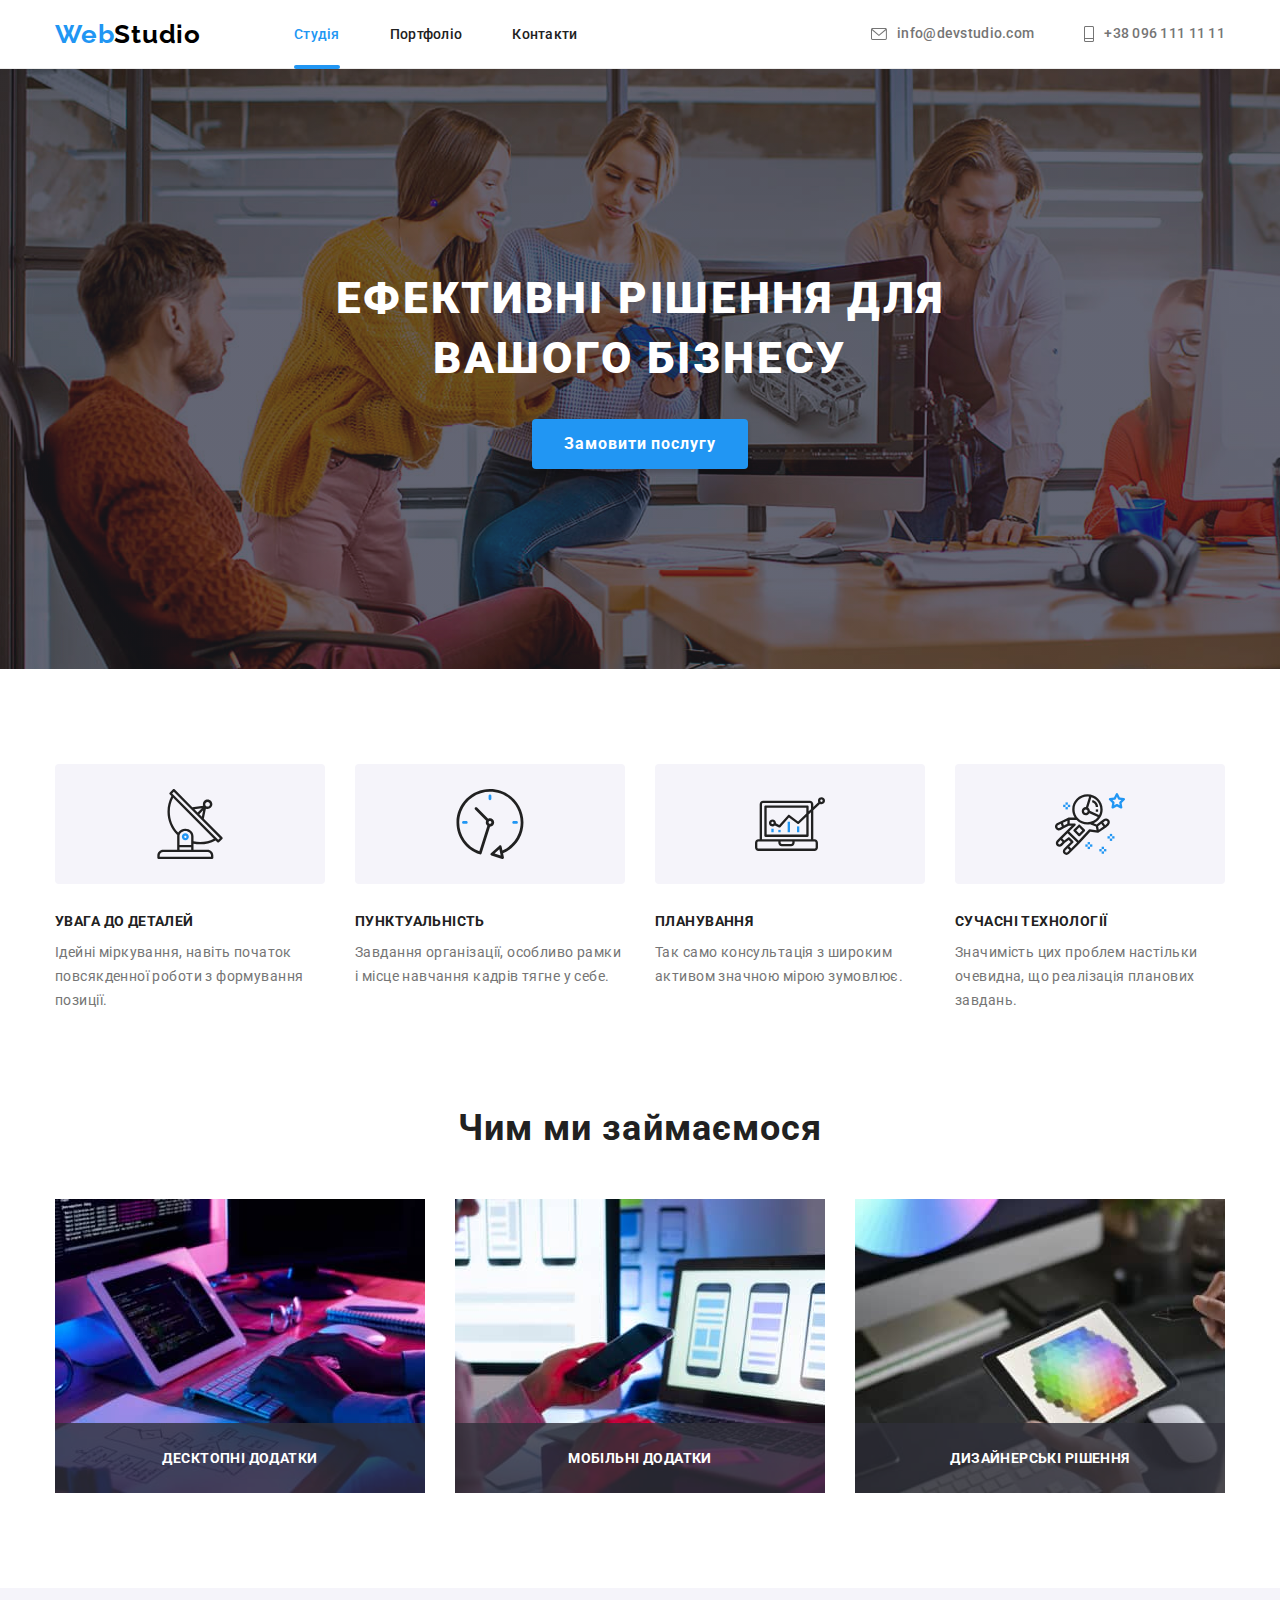
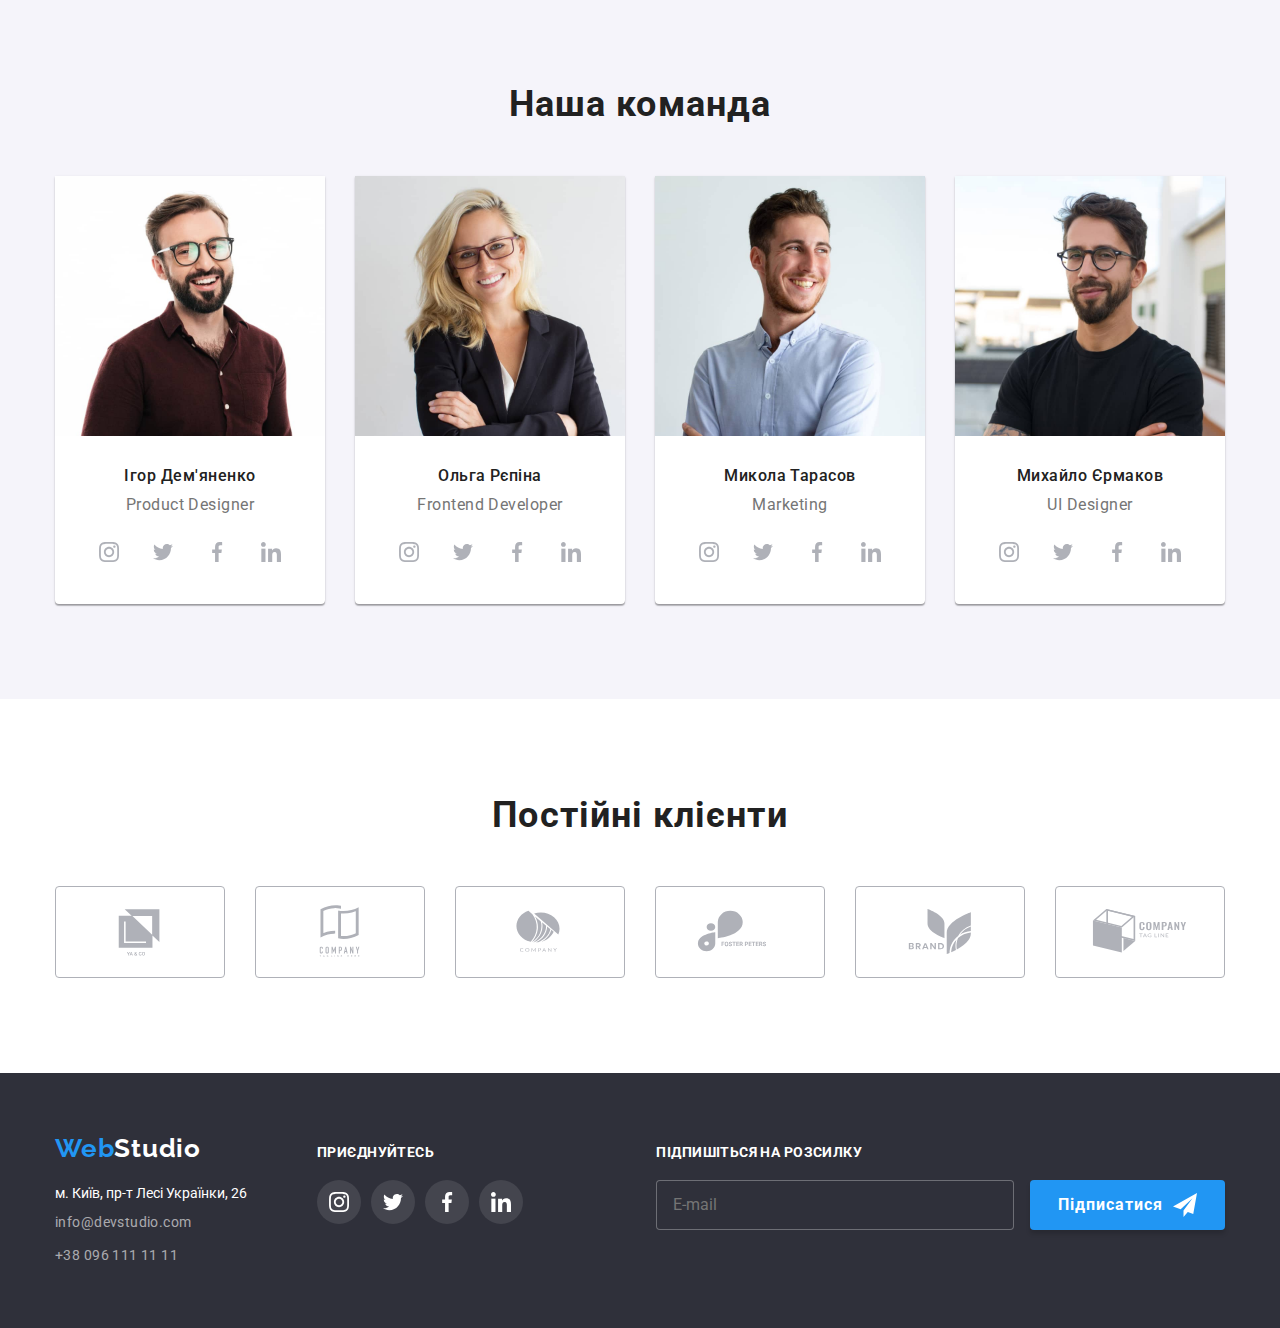
<file: index.html>
<!DOCTYPE html>
<html lang="uk">
<head>
    <meta charset="UTF-8">
    <meta http-equiv="X-UA-Compatible" content="IE=edge">
    <meta name="viewport" content="width=device-width, initial-scale=1.0">
    <title>WebStudio</title>
    <link rel="preconnect" href="https://fonts.googleapis.com">
    <link rel="preconnect" href="https://fonts.gstatic.com" crossorigin>
    <link href="https://fonts.googleapis.com/css2?family=Raleway:wght@700&family=Roboto:wght@400;500;700;900&display=swap" rel="stylesheet">
    <link rel="stylesheet" href="https://cdn.jsdelivr.net/npm/modern-normalize@1.1.0/modern-normalize.min.css">
    <link rel="stylesheet" href="./css/main.min.css">
</head>
<body>
    <!-- ======header===========  -->
    <header class="page-header">
        <div class="container page-header__container">
            <nav class="page-nav">
                <a class="logo logo-upper" href="https://valentynsycev.github.io/HomeWork7/index.html"><span class="logo-blue">Web</span>Studio</a>
                <ul class="menu list menu-container">
                    <li class="menu__item">
                        <a class="menu__link link  menu__link-color" href="https://valentynsycev.github.io/HomeWork7/index.html">Студія</a></li>
                    <li class="menu__item">
                        <a class="menu__link link menu__link-color-active" href="https://valentynsycev.github.io/HomeWork7/portfolio.html">Портфоліо</a></li>
                    <li class="menu__item">
                        <a class="menu__link link menu__link-color-active" href="#">Контакти</a></li>
                </ul>
            </nav>
            <ul class="list contact-list">
                <li class=" menu__item">
                    <a class=" mail-address link" href="mailto:info@devstudio.com">
                        <svg lang="en" aria-label="icon envelope" class="mail-address-icon" width="16" height="12">
                            <use href="./imeges/sprite.svg#icon-envelope"></use>
                        </svg>
                        info@devstudio.com</a>
                </li>
                <li>
                    <a class="contact-phone-number link" href="tel:+380961111111">
                        <svg lang="en" aria-label="icon phone" class="contact-phone-icon" width="10" height="16">
                            <use href="./imeges/sprite.svg#icon-telephone"></use>
                        </svg>
                        +38 096 111 11 11</a>
                </li>
            </ul>
        </div>
    </header>
   <main>
    <!-- ========heading========= -->
    <section class="section-title">
        <div class="container">
            <h1 class="section-title__heading">Ефективні рішення для вашого бізнесу</h1>
            <button class="modal-open-btn" type="button" data-modal-open>Замовити послугу</button>
        </div>
    </section>
    <!-- =========preference========= -->
    <section class="section-preference">
        <div class="container">
            <h2 class="preference">Наші переваги</h2>
            <ul class="list preference-container">
                <li class="preference-list">
                    <div class="preference__logo">
                        <svg lang="en" aria-label="icon antenna" width="70" height="70">
                            <use href="./imeges/sprite.svg#icon-antenna"></use>
                        </svg>
                    </div>
                    <p class="preference-list__subtitle">УВАГА ДО ДЕТАЛЕЙ</p>
                    <p class="preference-list__text">Ідейні міркування, навіть початок повсякденної роботи з формування позиції.</p>
                </li>
                <li class="preference-list">
                    <div class="preference__logo">
                        <svg lang="en" aria-label="icon clock" width="70" height="70">
                            <use href="./imeges/sprite.svg#icon-clock"></use>
                        </svg>
                    </div>
                    <p class="preference-list__subtitle">ПУНКТУАЛЬНІСТЬ</p>
                    <p class="preference-list__text">Завдання організації, особливо рамки і місце навчання кадрів тягне у себе.</p>
                </li>
                <li class="preference-list">
                    <div class="preference__logo">
                        <svg lang="en" aria-label="icon diagram" width="70" height="70">
                            <use href="./imeges/sprite.svg#icon-diagram"></use>
                        </svg>
                    </div>
                    <p class="preference-list__subtitle">ПЛАНУВАННЯ</p>
                    <p class="preference-list__text">Так само консультація з широким активом значною мірою зумовлює.</p>
                </li>
                <li class="preference-list">
                    <div class="preference__logo">
                        <svg lang="en" aria-label="icon astronaut" width="70" height="70">
                            <use href="./imeges/sprite.svg#icon-astronaut"></use>
                        </svg>
                    </div>
                    <p class="preference-list__subtitle">СУЧАСНІ ТЕХНОЛОГІЇ</p>
                    <p class="preference-list__text">Значимість цих проблем настільки очевидна, що реалізація планових завдань.</p>
                </li>
            </ul>
        </div>
    </section>
    <!-- =========section-work========= -->
    <section class="section-work">
        <div class="container">
            <h2 class="headline">Чим ми займаємося</h2>
            <ul class="list work-list">
                <li class="work-list-item">
                    <p class="work-list-item__overlay">Десктопні додатки</p>
                    <img class="work-list-item__img" src="./imeges/box1.jpg" alt="Розробка дизайну">
                </li>
                <li class="work-list-item">
                    <p class="work-list-item__overlay">Мобільні додатки</p>
                    <img class="work-list-item__img" src="./imeges/box2.jpg" alt="Тестування на різних пристроях">
                </li>
                <li class="work-list-item">
                    <p class="work-list-item__overlay">Дизайнерські рішення</p>
                    <img class="work-list-item__img" src="./imeges/box3.jpg" alt="Підбір палітри">
                </li>
            </ul>
        </div>
    </section>

    <!-- ======section-team=========== -->
    <section class="section-team">
        <div class="container">
            <h2 class="headline">Наша команда</h2>
            <ul class="list team-list">
                <li class="team-list__member">
                    <img class="page" src="./imeges/img1.jpg" alt="Фото Ігоря"
                    width="270"
                    height="260">
                    <div class="team-list__desc">
                        <h3 class="name-employee">Ігор Дем'яненко</h3>
                        <p class="position">Product Designer</p>
                        <ul class="social-list list">
                            <li class="social-list-item">
                                <a href="#" class="social-list__link">
                                    <svg lang="en" aria-label="icon instagram" class="social-list__icon" width="20px" height="20px">
                                        <use href="./imeges/sprite.svg#icon-instagram"></use>
                                    </svg>
                                </a>
                            </li>
                            <li class="social-list-item">
                                <a href="#" class="social-list__link">
                                    <svg lang="en" aria-label="icon twitter" class="social-list__icon" width="20px" height="20px">
                                        <use href="./imeges/sprite.svg#icon-twitter"></use>
                                    </svg>
                                </a>
                            </li>
                            <li class="social-list-item">
                                <a href="#" class="social-list__link">
                                    <svg lang="en" aria-label="icon facebook" class="social-list__icon" width="20px" height="20px">
                                        <use href="./imeges/sprite.svg#icon-facebook"></use>
                                    </svg>
                                </a>
                            </li>
                            <li class="social-list-item">
                                <a href="#" class="social-list__link">
                                    <svg lang="en" aria-label="icon linkedin" class="social-list__icon" width="20px" height="20px">
                                        <use href="./imeges/sprite.svg#icon-linkedin"></use>
                                    </svg>
                                </a>
                            </li>
                        </ul>
                    </div>
                </li>
                <li class="team-list__member">
                    <img class="page" src="./imeges/img2.jpg" alt="Фото Ольги"
                    width="270"
                    height="260">
                    <div class="team-list__desc">
                        <h3 class="name-employee">Ольга Рєпіна</h3>
                        <p class="position">Frontend Developer</p>
                        <ul class="social-list list">
                            <li class="social-list-item">
                                <a href="#" class="social-list__link">
                                    <svg lang="en" aria-label="icon instagram" class="social-list__icon" width="20px" height="20px">
                                        <use href="./imeges/sprite.svg#icon-instagram"></use>
                                    </svg>
                                </a>
                            </li>
                            <li class="social-list-item">
                                <a href="#" class="social-list__link">
                                    <svg lang="en" aria-label="icon twitter" class="social-list__icon" width="20px" height="20px">
                                        <use href="./imeges/sprite.svg#icon-twitter"></use>
                                    </svg>
                                </a>
                            </li>
                            <li class="social-list-item">
                                <a href="#" class="social-list__link">
                                    <svg lang="en" aria-label="icon facebook" class="social-list__icon" width="20px" height="20px">
                                        <use href="./imeges/sprite.svg#icon-facebook"></use>
                                    </svg>
                                </a>
                            </li>
                            <li class="social-list-item">
                                <a href="#" class="social-list__link">
                                    <svg lang="en" aria-label="icon linkedin" class="social-list__icon" width="20px" height="20px">
                                        <use href="./imeges/sprite.svg#icon-linkedin"></use>
                                    </svg>
                                </a>
                            </li>
                        </ul>
                    </div>
                </li>
                <li class="team-list__member">
                    <img class="page" src="./imeges/img3.jpg" alt="Фото Миколи"
                    width="270"
                    height="260">
                    <div class="team-list__desc">
                        <h3 class="name-employee">Микола Тарасов</h3>
                        <p class="position">Marketing</p>
                        <ul class="social-list list">
                            <li class="social-list-item">
                                <a href="#" class="social-list__link">
                                    <svg lang="en" aria-label="icon instagram" class="social-list__icon" width="20px" height="20px">
                                        <use href="./imeges/sprite.svg#icon-instagram"></use>
                                    </svg>
                                </a>
                            </li>
                            <li class="social-list-item">
                                <a href="#" class="social-list__link">
                                    <svg lang="en" aria-label="icon twitter" class="social-list__icon" width="20px" height="20px">
                                        <use href="./imeges/sprite.svg#icon-twitter"></use>
                                    </svg>
                                </a>
                            </li>
                            <li class="social-list-item">
                                <a href="#" class="social-list__link">
                                    <svg lang="en" aria-label="icon facebook" class="social-list__icon" width="20px" height="20px">
                                        <use href="./imeges/sprite.svg#icon-facebook"></use>
                                    </svg>
                                </a>
                            </li>
                            <li class="social-list-item">
                                <a href="#" class="social-list__link">
                                    <svg lang="en" aria-label="icon linkedin" class="social-list__icon" width="20px" height="20px">
                                        <use href="./imeges/sprite.svg#icon-linkedin"></use>
                                    </svg>
                                </a>
                            </li>
                        </ul>
                    </div>
                </li>
                <li class="team-list__member">
                    <img class="page" src="./imeges/img4.jpg" alt="Фото Михайла"
                    width="270"
                    height="260">
                    <div class="team-list__desc">
                        <h3 class="name-employee">Михайло Єрмаков</h3>
                        <p class="position">UI Designer</p>
                        <ul class="social-list list">
                            <li class="social-list-item">
                                <a href="#" class="social-list__link">
                                    <svg lang="en" aria-label="icon instagram" class="social-list__icon" width="20px" height="20px">
                                        <use href="./imeges/sprite.svg#icon-instagram"></use>
                                    </svg>
                                </a>
                            </li>
                            <li class="social-list-item">
                                <a href="#" class="social-list__link">
                                    <svg lang="en" aria-label="icon twitter" class="social-list__icon" width="20px" height="20px">
                                        <use href="./imeges/sprite.svg#icon-twitter"></use>
                                    </svg>
                                </a>
                            </li>
                            <li class="social-list-item">
                                <a href="#" class="social-list__link">
                                    <svg lang="en" aria-label="icon facebook" class="social-list__icon" width="20px" height="20px">
                                        <use href="./imeges/sprite.svg#icon-facebook"></use>
                                    </svg>
                                </a>
                            </li>
                            <li class="social-list-item">
                                <a href="#" class="social-list__link">
                                    <svg lang="en" aria-label="icon linkedin" class="social-list__icon" width="20px" height="20px">
                                        <use href="./imeges/sprite.svg#icon-linkedin"></use>
                                    </svg>
                                </a>
                            </li>
                        </ul>
                    </div>
                </li>
            </ul>
        </div>
    </section>

    <!-- ==========section-customers========== -->
    <section class="section-customers">
        <div class="container">
            <h2 class="headline">Постійні клієнти</h2>
            <ul class="customers-list list">
                <li class="customers-list__item" >
                    <a href="#" class="customers-list__link">
                        <svg lang="en" class="customers-list__logo" width="106" height="60">
                            <use href="./imeges/sprite.svg#icon-logo"></use>
                        </svg>
                    </a>
                </li>
                <li class="customers-list__item" >
                    <a href="#" class="customers-list__link"> 
                        <svg lang="en" class="customers-list__logo" width="106" height="60">
                            <use href="./imeges/sprite.svg#icon-logo1"></use>
                        </svg>
                    </a>
                </li>
                <li class="customers-list__item"  >
                    <a href="#" class="customers-list__link">
                        <svg lang="en" class="customers-list__logo" width="106" height="60">
                            <use href="./imeges/sprite.svg#icon-logo2"></use>
                        </svg>
                    </a>
                </li>
                <li class="customers-list__item" >
                    <a href="#" class="customers-list__link">
                        <svg lang="en" class="customers-list__logo" width="106" height="60">
                            <use href="./imeges/sprite.svg#icon-logo3"></use>
                        </svg>
                    </a>
                </li>
                <li class="customers-list__item" >
                    <a href="#" class="customers-list__link">
                        <svg lang="en" class="customers-list__logo" width="106" height="60">
                            <use href="./imeges/sprite.svg#icon-logo4"></use>
                        </svg>
                    </a>
                </li>
                <li class="customers-list__item" > 
                    <a href="#" class="customers-list__link">
                        <svg lang="en" class="customers-list__logo" width="106" height="60">
                            <use href="./imeges/sprite.svg#icon-logo5"></use>
                        </svg>
                    </a>
                </li>
            </ul>
        </div>
    </section>
   </main>
   <!-- =====footer===== -->
   <footer class="footer">
    <div class="container footer-container">
        <div class="footer-contact">
            <div class="logo-container">
                <a class="logo logo-down" href="https://valentynsycev.github.io/HomeWork7/index.html"><span class="logo-blue">Web</span>Studio</a>
            </div>
            <address>
                <ul class="list ">
                    <li class="contact-item"><a class="link address-link" href="https://goo.gl/maps/NGYsfj5xvE9vm5nV7" target="_blank" rel="noopener noreferrer nofollow">м. Київ, пр-т Лесі Українки, 26</a></li>
                    <li class="contact-item"><a class="link footer-email" href="mailto:info@devstudio.com">info@devstudio.com</a></li>
                    <li><a class="link footer-number" href="tel:+380961111111">+38 096 111 11 11</a></li>
                </ul>
            </address>
        </div>
        <div >
            <p class="footer-haedliner">приєднуйтесь</p>
            <ul class="list footer-logo-list">
                <li>
                    <a href="#" class="footer-social-link">
                        <svg class="footer-logo-img" width="20px" height="20px">
                            <use href="./imeges/sprite.svg#icon-instagram"></use>
                        </svg>
                    </a>
                </li>
                <li>
                    <a href="#" class="footer-social-link">
                        <svg class="footer-logo-img" width="20px" height="20px">
                            <use href="./imeges/sprite.svg#icon-twitter"></use>
                        </svg>
                    </a>
                </li>
                <li>
                    <a href="#" class="footer-social-link">
                        <svg class="footer-logo-img" width="20px" height="20px">
                            <use href="./imeges/sprite.svg#icon-facebook"></use>
                        </svg>
                    </a>
                </li>
                <li>
                    <a href="#" class="footer-social-link">
                        <svg class="footer-logo-img" width="20px" height="20px">
                            <use href="./imeges/sprite.svg#icon-linkedin"></use>
                        </svg>
                    </a>
                </li>
            </ul>
        </div>
        <form class="footer-form">
            <p class="footer-haedliner">Підпишіться на розсилку</p>
            <label class="footer-form-label">
                <input                
                    type="email"
                    class="footer-form-input"
                    required
                    name="email for mailing list"
                    placeholder="E-mail"
                />
            </label>
            <button type="submit" class="footer-form-btn">Підписатися
                <svg class="footer-form-img" width="24px" height="24px" >
                    <use href="./imeges/sprite.svg#icon-plane"></use>
                </svg>
            </button>
        </form>
    </div>
   </footer>

   <!-- ============modal========== -->
   <div class="backdrop is-hidden" data-modal>
    <div class="modal">
        <button type="button" class="modal-close-btn" data-modal-close>
            <svg class="modal-close-icon">
                <use href="./imeges/sprite.svg#icon-close"></use>
            </svg>
        </button>
        <form class="modal-form" >
            <p class="modal-form__heading">Залиште свої дані, ми вам передзвонимо</p>
            <label class="modal-form__field">
                <span class="modal-form__field-desc">Ім'я</span>
                <span class="form-field-wrapper">
                    <input
                     type="text"
                     name="user-name" 
                     class="modal-form-input"
                     required
                     pattern="[a-zA-Zа-яА-ЯіІїЇ`ʼ]+">
                    <svg class="modal-form-icon">
                        <use href="./imeges/sprite.svg#icon-person-black"></use>
                    </svg>
                </span>
            </label>
            <label class="modal-form__field">
                <span class="modal-form__field-desc">Телефон</span>
                <span class="form-field-wrapper">
                    <input
                     type="tel"
                     name="user-phone"
                     class="modal-form-input"
                     pattern="[0-9]{3}-[0-9]{3}-[0-9]{2}-[0-9]{2}"
                     title="xxx-xxx-xx-xx"
                     required>
                    <svg class="modal-form-icon">
                        <use href="./imeges/sprite.svg#icon-phone-black"></use>
                    </svg>
                </span>
            </label>
            <label class="modal-form__field">
                <span class="modal-form__field-desc">Пошта</span>
                <span class="form-field-wrapper">
                    <input
                     type="email"
                     name="user-email"
                     class="modal-form-input"
                     required
                     pattern="[a-z0-9._%+-]+@[a-z0-9.-]+\.[a-z]{2,4}$">
                    <svg class="modal-form-icon">
                        <use href="./imeges/sprite.svg#icon-email-black"></use>
                    </svg>
                </span>
            </label>
            <label class="modal-form__field-textarea">
                <span class="modal-form__field-desc">Коментар</span>
                <textarea class="modal-form__textarea" name="user_message"
                placeholder="Введіть текст"></textarea>
            </label>
            <label class="modal-form__check-field">
                <input
                 type="checkbox"
                 name="user-polici"
                 class="modal-form__check"
                 required >
                <svg class="modal-form-own-check">
                    <use class="modal-form__check-icon" href="./imeges/sprite.svg#icon-check"></use>
                </svg>
                Погоджуюся з розсилкою та приймаю &nbsp;<a href="">Умови договору</a>
            </label>
            <button type="submit" class="modal-btn-submit">Відправити</button>
        </form>
    </div>
   </div>

   <script src="./js/modal.js"></script>
</body>
</html>
</file>
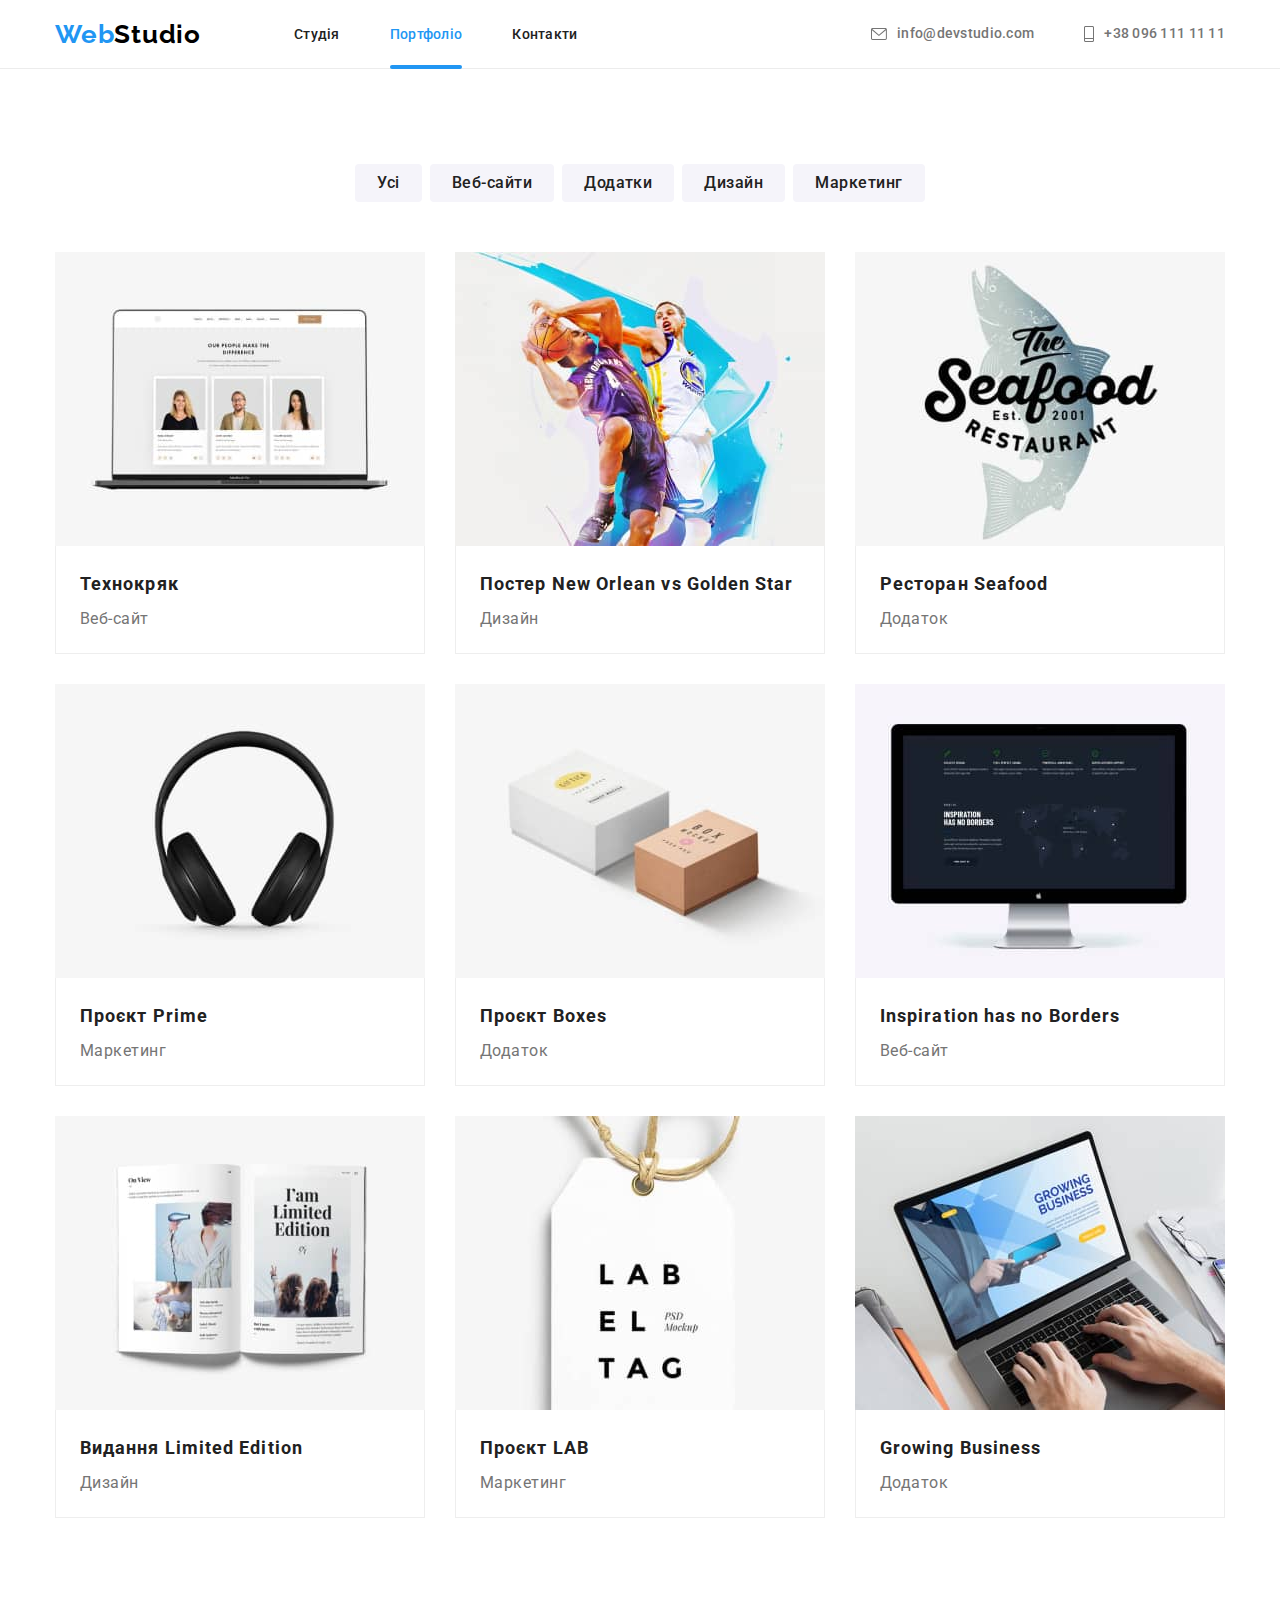
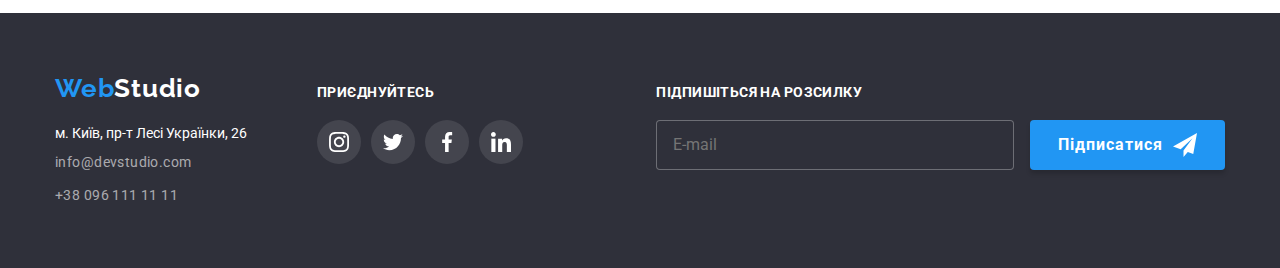
<file: portfolio.html>
<!DOCTYPE html>
<html lang="uk">
    <head>
        <meta charset="UTF-8">
        <meta http-equiv="X-UA-Compatible" content="IE=edge">
        <meta name="viewport" content="width=device-width, initial-scale=1.0">
        <title>WebStudio</title>
        <link rel="preconnect" href="https://fonts.googleapis.com">
        <link rel="preconnect" href="https://fonts.gstatic.com" crossorigin>
        <link href="https://fonts.googleapis.com/css2?family=Raleway:wght@700&family=Roboto:wght@400;500;700;900&display=swap" rel="stylesheet">
        <link rel="stylesheet" href="https://cdn.jsdelivr.net/npm/modern-normalize@1.1.0/modern-normalize.min.css">
        <link rel="stylesheet" href="./css/main.min.css">
    </head>
<body>
    <!-- ======header===========  -->
    <header class="page-header">
        <div class="container page-header__container">
            <nav class="page-nav">
                <a class="logo logo-upper" href="https://valentynsycev.github.io/HomeWork7/index.html"><span class="logo-blue">Web</span>Studio</a>
                <ul class="menu list menu-container">
                    <li class="menu__item">
                        <a class="menu__link link  menu__link-color-active" href="https://valentynsycev.github.io/HomeWork7/index.html">Студія</a></li>
                    <li class="menu__item">
                        <a class="menu__link link menu__link-color" href="https://valentynsycev.github.io/HomeWork7/portfolio.html">Портфоліо</a></li>
                    <li class="menu__item">
                        <a class="menu__link link menu__link-color-active" href="#">Контакти</a></li>
                </ul>
            </nav>
            <ul class="list contact-list">
                <li class=" menu__item">
                    <a class=" mail-address link" href="mailto:info@devstudio.com">
                        <svg lang="en" aria-label="icon envelope" class="mail-address-icon" width="16" height="12">
                            <use href="./imeges/sprite.svg#icon-envelope"></use>
                        </svg>
                        info@devstudio.com</a>
                </li>
                <li>
                    <a class="contact-phone-number link" href="tel:+380961111111">
                        <svg lang="en" aria-label="icon phone" class="contact-phone-icon" width="10" height="16">
                            <use href="./imeges/sprite.svg#icon-telephone"></use>
                        </svg>
                        +38 096 111 11 11</a>
                </li>
            </ul>
        </div>
    </header>
    <main>
        <section class="catalog">
            <div class="container">
                <!-- ======filter====== -->
                <ul class="list filter button-container ">
                    <li><button class="filter-button" type="button">Усі</button></li>
                    <li><button class="filter-button" type="button">Веб-сайти</button></li>
                    <li><button class="filter-button" type="button">Додатки</button></li>
                    <li><button class="filter-button" type="button">Дизайн</button></li>
                    <li><button class="filter-button" type="button">Маркетинг</button></li>
                </ul>
                <!-- =======project====== -->
                <ul class="list project-list">
                    <li class="project" >
                        <a class="project-link link" href="#">
                            <div class="project-img-wrapper">
                                <img src="./imeges/portfolio/portfolio1.jpg" alt="Дизайн веб-сторінки">
                                <p class="overlay">Ресурс пропонує комплексні пропозиції з різним рівнем функціоналу та сервісів. Все це дозволить відвідувачу отримати вичерпні відомості про компанію чи приватну особу.</p>
                            </div>
                            <div class="project-cintainer">
                                <h3 class="project-caption">Технокряк</h3>
                                <p class="project-text" >Веб-сайт</p>
                            </div>
                        </a>
                    </li>
                    <li class="project">
                        <a class="project-link link" href="#">
                            <div class="project-img-wrapper">
                                <img src="./imeges/portfolio/portfolio2.jpg" alt="Постер з двума баскетболістами">
                                <p class="overlay">Ресурс пропонує комплексні пропозиції з різним рівнем функціоналу та сервісів. Все це дозволить відвідувачу отримати вичерпні відомості про компанію чи приватну особу.</p>
                            </div>
                            <div class="project-cintainer">
                                <h3 class="project-caption">Постер New Orlean vs Golden Star</h3>
                                <p class="project-text" >Дизайн</p>
                            </div>
                        </a>
                    </li>
                    <li class="project">
                        <a class="project-link link" href="#">
                            <div class="project-img-wrapper">
                                <img src="./imeges/portfolio/portfolio3.jpg" alt="Дизайн додатку ресторану">
                                <p class="overlay">Ресурс пропонує комплексні пропозиції з різним рівнем функціоналу та сервісів. Все це дозволить відвідувачу отримати вичерпні відомості про компанію чи приватну особу.</p>
                            </div>
                            <div class="project-cintainer">
                                <h3 class="project-caption">Ресторан Seafood</h3>
                                <p class="project-text" >Додаток</p>
                            </div>
                        </a>
                    </li>
                    <li class="project">
                        <a class="project-link link" href="#">
                            <div class="project-img-wrapper">
                                <img src="./imeges/portfolio/portfolio4.jpg" alt="Навушники">
                                <p class="overlay">Ресурс пропонує комплексні пропозиції з різним рівнем функціоналу та сервісів. Все це дозволить відвідувачу отримати вичерпні відомості про компанію чи приватну особу.</p>
                            </div>
                            <div class="project-cintainer">
                                <h3 class="project-caption">Проєкт Prime</h3>
                                <p class="project-text" >Маркетинг</p>
                            </div>
                        </a>
                    </li>
                    <li class="project">
                        <a class="project-link link" href="#">
                            <div class="project-img-wrapper">
                                <img src="./imeges/portfolio/portfolio5.jpg" alt="Дві коробки">
                                <p class="overlay">Ресурс пропонує комплексні пропозиції з різним рівнем функціоналу та сервісів. Все це дозволить відвідувачу отримати вичерпні відомості про компанію чи приватну особу.</p>
                            </div>
                            <div class="project-cintainer">
                                <h3 class="project-caption">Проєкт Boxes</h3>
                                <p class="project-text" >Додаток</p>
                            </div>
                        </a>
                    </li>
                    <li class="project">
                        <a class="project-link link" href="#">
                            <div class="project-img-wrapper">
                                <img src="./imeges/portfolio/portfolio6.jpg" alt="Веб-сайти">
                                <p class="overlay">Ресурс пропонує комплексні пропозиції з різним рівнем функціоналу та сервісів. Все це дозволить відвідувачу отримати вичерпні відомості про компанію чи приватну особу.</p>
                            </div>
                            <div class="project-cintainer">
                                <h3 class="project-caption">Inspiration has no Borders</h3>
                                <p class="project-text" >Веб-сайт</p>
                            </div>
                        </a>
                    </li>
                    <li class="project">
                        <a class="project-link link" href="#">
                            <div class="project-img-wrapper">
                                <img src="./imeges/portfolio/portfolio7.jpg" alt="Журнал">
                                <p class="overlay">Ресурс пропонує комплексні пропозиції з різним рівнем функціоналу та сервісів. Все це дозволить відвідувачу отримати вичерпні відомості про компанію чи приватну особу.</p>
                            </div>
                            <div class="project-cintainer">
                                <h3 class="project-caption">Видання Limited Edition</h3>
                                <p class="project-text" >Дизайн</p>
                            </div>
                        </a>
                    </li>
                    <li class="project">
                        <a class="project-link link" href="#">
                            <div class="project-img-wrapper">
                                <img src="./imeges/portfolio/portfolio8.jpg" alt="Ярлик">
                                <p class="overlay">Ресурс пропонує комплексні пропозиції з різним рівнем функціоналу та сервісів. Все це дозволить відвідувачу отримати вичерпні відомості про компанію чи приватну особу.</p>
                            </div>
                            <div class="project-cintainer">
                                <h3 class="project-caption">Проєкт LAB</h3>
                                <p class="project-text" >Маркетинг</p>
                            </div>

                        </a>
                    </li>
                    <li class="project">
                        <a class="project-link link" href="#">
                            <div class="project-img-wrapper">
                                <img src="./imeges/portfolio/portfolio9.jpg" alt="Людина працює за нойтбуком">
                                <p class="overlay">Ресурс пропонує комплексні пропозиції з різним рівнем функціоналу та сервісів. Все це дозволить відвідувачу отримати вичерпні відомості про компанію чи приватну особу.</p>
                            </div>
                            <div class="project-cintainer">
                                <h3 class="project-caption">Growing Business</h3>
                                <p class="project-text" >Додаток</p>
                            </div>
                        </a>
                   </ul>
            </div>
        </section>
    </main>
   <!-- =====footer===== -->
   <footer class="footer">
    <div class="container footer-container">
        <div class="footer-contact">
            <div class="logo-container">
                <a class="logo logo-down" href="https://valentynsycev.github.io/HomeWork7/index.html"><span class="logo-blue">Web</span>Studio</a>
            </div>
            <address>
                <ul class="list ">
                    <li class="contact-item"><a class="link address-link" href="https://goo.gl/maps/NGYsfj5xvE9vm5nV7" target="_blank" rel="noopener noreferrer nofollow">м. Київ, пр-т Лесі Українки, 26</a></li>
                    <li class="contact-item"><a class="link footer-email" href="mailto:info@devstudio.com">info@devstudio.com</a></li>
                    <li><a class="link footer-number" href="tel:+380961111111">+38 096 111 11 11</a></li>
                </ul>
            </address>
        </div>
        <div >
            <p class="footer-haedliner">приєднуйтесь</p>
            <ul class="list footer-logo-list">
                <li>
                    <a href="#" class="footer-social-link">
                        <svg class="footer-logo-img" width="20px" height="20px">
                            <use href="./imeges/sprite.svg#icon-instagram"></use>
                        </svg>
                    </a>
                </li>
                <li>
                    <a href="#" class="footer-social-link">
                        <svg class="footer-logo-img" width="20px" height="20px">
                            <use href="./imeges/sprite.svg#icon-twitter"></use>
                        </svg>
                    </a>
                </li>
                <li>
                    <a href="#" class="footer-social-link">
                        <svg class="footer-logo-img" width="20px" height="20px">
                            <use href="./imeges/sprite.svg#icon-facebook"></use>
                        </svg>
                    </a>
                </li>
                <li>
                    <a href="#" class="footer-social-link">
                        <svg class="footer-logo-img" width="20px" height="20px">
                            <use href="./imeges/sprite.svg#icon-linkedin"></use>
                        </svg>
                    </a>
                </li>
            </ul>
        </div>
        <form class="footer-form">
            <p class="footer-haedliner">Підпишіться на розсилку</p>
            <label class="footer-form-label">
                <input                
                    type="email"
                    class="footer-form-input"
                    required
                    name="email for mailing list"
                    placeholder="E-mail"
                />
            </label>
            <button type="submit" class="footer-form-btn">Підписатися
                <svg class="footer-form-img" width="24px" height="24px" >
                    <use href="./imeges/sprite.svg#icon-plane"></use>
                </svg>
            </button>
        </form>
    </div>
   </footer>
</body>
</html>
</file>
<file: css/main.min.css>
:root{--logo-color:#000000;--text-color-white: #fff;--background-color-white: #FFFFFF;--background-color-dark: #2F303A;--backgraund-portfolio: 1px solid #EEEEEE;--background-color-grey: #F5F4FA;--active-color-blue: #2196F3;--title-color: #212121;--text-color-grey: #757575;--button-active-back-color: #188CE8;--rgba-color: rgba(255, 255, 255, 0.6);--dackground-image: #C4C4C4;--icon-color: #AFB1B8}h1,h2,h3,h4,p{margin-top:0;margin-bottom:0}ul,ol{margin-top:0;margin-bottom:0;padding-left:0}.link{text-decoration:none;transition:color 250ms cubic-bezier(0.4, 0, 0.2, 1)}.list{list-style:none;font-style:normal}img{display:block;min-width:100%;height:auto}button{cursor:pointer}.container{width:1200px;margin-left:auto;margin-right:auto;padding-left:15px;padding-right:15px}body{font-family:"Roboto",sans-serif;background-color:var(--background-color-white)}.logo{text-decoration:none;font-family:"Raleway";font-weight:700;font-size:26px;line-height:1.19;letter-spacing:.03em}.logo-blue{color:var(--active-color-blue)}.logo-upper{color:var(--logo-color);margin-right:93px}.logo-down{color:var(--text-color-white);text-decoration:none}.contact-list{display:flex;align-items:center;margin-left:auto;column-gap:50px}.mail-address,.contact-phone-number{display:flex;font-weight:500;font-size:14px;line-height:1.14;letter-spacing:.02em;color:var(--text-color-grey);align-items:center}.menu-address{display:flex}.mail-address-icon{fill:#757575;margin-right:10px;transition:fill 250ms cubic-bezier(0.4, 0, 0.2, 1)}.mail-address:hover .mail-address-icon,.mail-address:focus .mail-address-icon{fill:#2196f3}.contact-phone-icon{fill:#757575;margin-right:10px;transition:fill 250ms cubic-bezier(0.4, 0, 0.2, 1)}.contact-phone-number:hover .contact-phone-icon,.contact-phone-number:focus .contact-phone-icon{fill:#2196f3}.modal-open-btn{font-weight:700;font-size:16px;line-height:1.88;display:flex;align-items:center;text-align:center;letter-spacing:.06em;background-color:var(--active-color-blue);color:var(--background-color-white);box-shadow:0px 4px 4px rgba(0,0,0,.15);border-radius:4px;margin-right:auto;margin-left:auto;padding:10px 32px;border:none;transition:background-color 250ms cubic-bezier(0.4, 0, 0.2, 1)}.modal-open-btn:hover,.modal-open-btn:focus{background-color:var(--button-active-back-color)}.page-header{border-bottom:1px solid #ececec}.page-header__container{display:flex;align-items:center}.page-nav{display:flex;align-items:center}.menu-container{display:flex;align-items:center;column-gap:50px}.menu__link{font-weight:500;font-size:14px;line-height:1.14;letter-spacing:.02em;color:var(--title-color)}.menu__link:active{color:var(--active-color-blue)}.link:hover,.link:focus{color:var(--active-color-blue)}.menu__link-color{color:var(--active-color-blue)}.menu__link-color::after{content:"";position:absolute;left:0;bottom:-1px;width:100%;height:4px;border-radius:2px;background-color:var(--active-color-blue)}.menu__item{position:relative;padding-top:25px;padding-bottom:25px}.menu__link-color-active::after{content:"";position:absolute;left:0;bottom:-1px;width:100%;height:4px;border-radius:2px;background-color:var(--active-color-blue);transform:scale(0);transition:transform 250ms cubic-bezier(0.4, 0, 0.2, 1)}.menu__link-color-active:hover::after,.menu__link-color-active:focus::after{transform:scale(1)}.footer-form-btn{background:#2196f3;box-shadow:0px 4px 4px rgba(0,0,0,.15);border-radius:4px;font-weight:700;font-size:16px;line-height:1.88;color:var(--text-color-white);padding:10px 28px;outline:none;border:none;display:inline-flex;align-items:center;letter-spacing:.06em;transition:background-color 250ms cubic-bezier(0.4, 0, 0.2, 1)}.footer-form-btn:hover,.footer-form-btn:focus{background-color:var(--button-active-back-color)}.backdrop{position:fixed;left:0;top:0;width:100%;height:100%;background-color:rgba(0,0,0,.2);z-index:100;opacity:1;transition:opacity 500ms cubic-bezier(0.4, 0, 0.2, 1),visibility 500ms cubic-bezier(0.4, 0, 0.2, 1)}.backdrop.is-hidden{visibility:hidden;opacity:0;pointer-events:none}.modal{position:absolute;top:50%;left:50%;transform:translate(-50%, -50%);width:528px;height:581px;background-color:var(--background-color-white);box-shadow:0px 1px 3px rgba(0,0,0,.12),0px 1px 1px rgba(0,0,0,.14),0px 2px 1px rgba(0,0,0,.2);border-radius:4px}.modal-close-btn{position:absolute;top:8px;right:8px;width:30px;height:30px;border-radius:50%;padding:none;background-color:rgba(0,0,0,0);border:1px solid rgba(0,0,0,.1);display:flex;justify-content:center;align-items:center}.modal-close-icon{background-color:none;width:18px;height:18px;transition:fill 250ms cubic-bezier(0.4, 0, 0.2, 1)}.modal-close-btn:hover .modal-close-icon,.modal-close-btn:focus .modal-close-icon{fill:var(--active-color-blue)}.modal-form{padding:40px;display:flex;flex-direction:column}.modal-form__heading{font-weight:700;font-size:20px;line-height:1.15;text-align:center;letter-spacing:.03em;margin-bottom:12px}.modal-form__field{margin-bottom:10px}.modal-form-input{width:100%;height:40px;border:1px solid rgba(33,33,33,.2);border-radius:4px;padding:12px 42px;font-weight:400;transition:border-color 250ms cubic-bezier(0.4, 0, 0.2, 1)}.modal-form-input:focus{outline:none;border-color:var(--active-color-blue)}.modal-form-icon{position:absolute;left:12px;top:50%;transform:translateY(-50%);width:18px;height:18px;transition:fill 250ms cubic-bezier(0.4, 0, 0.2, 1)}.modal-form-input:focus+.modal-form-icon{fill:var(--active-color-blue)}.modal-form__field-textarea{margin-bottom:20px}.modal-form__field-desc{font-weight:400;font-size:12px;line-height:1.17;letter-spacing:.01em;color:var(--text-color-grey);margin-bottom:4px;display:block}.form-field-wrapper{position:relative;display:block}.modal-form__textarea{display:block;width:100%;height:120px;padding:12px 16px;border:1px solid rgba(33,33,33,.2);border-radius:4px;resize:none;transition:border-color 250ms cubic-bezier(0.4, 0, 0.2, 1);font-weight:400;font-size:12px;line-height:14px;letter-spacing:.01em}.modal-form__textarea::placeholder{color:rgba(117,117,117,.5)}.modal-form__textarea:focus{outline:none;border-color:var(--active-color-blue)}.modal-form__check-field{font-weight:400;font-size:14px;line-height:1.7;letter-spacing:.03em;color:var(--text-color-grey);display:flex;align-items:center;justify-content:center;margin-bottom:30px}.modal-form__check-field>a{color:var(--active-color-blue)}.modal-form__check{appearance:none;position:absolute}.modal-form-own-check{width:16px;height:15px;border:2px solid #303030;border-radius:2px;margin-right:9px;cursor:pointer}.modal-form__check:checked+.modal-form-own-check{background-color:var(--active-color-blue);border:none}.modal-form__check:focus+.modal-form-own-check{box-shadow:0 0 0 2px rgba(0,0,255,.5)}.modal-form__check-icon{display:none}.modal-form__check:checked+.modal-form-own-check>.modal-form__check-icon{display:block}.modal-btn-submit{display:block;box-shadow:0px 4px 4px rgba(0,0,0,.15);border-radius:4px;background-color:var(--active-color-blue);border:none;align-self:center;padding:10px 52px;font-weight:700;font-size:16px;line-height:1.88;letter-spacing:.06em;color:var(--text-color-white);transition:background-color 250ms cubic-bezier(0.4, 0, 0.2, 1)}.modal-btn-submit:hover,.modal-btn-submit:focus{background-color:var(--button-active-back-color)}.section-title{background-color:var(--dackground-image);padding-top:200px;padding-bottom:200px;background-image:linear-gradient(rgba(47, 48, 58, 0.4), rgba(47, 48, 58, 0.4)),url(../imeges/background/Img.png);background-repeat:no-repeat;background-size:cover;max-width:1600px;height:600px;margin:0 auto}.section-title__heading{font-weight:900;font-size:44px;line-height:1.36;text-align:center;letter-spacing:.06em;text-transform:uppercase;color:var(--text-color-white);width:700px;margin-right:auto;margin-left:auto;margin-bottom:30px}.section-preference{padding-top:95px;padding-bottom:95px}.preference-container{display:flex;column-gap:30px}.preference{font-size:0}.preference__logo{display:flex;justify-content:center;align-items:center;background-color:var(--background-color-grey);border-radius:4px;width:270px;height:120px;margin-bottom:30px}.preference-list__subtitle{font-weight:700;font-size:14px;line-height:1.14;letter-spacing:.03em;text-transform:uppercase;color:var(--title-color);margin-bottom:10px}.preference-list__text{font-weight:400;font-size:14px;line-height:24px;letter-spacing:.03em;color:var(--text-color-grey)}.section-work{padding-bottom:95px}.headline{font-weight:700;font-size:36px;line-height:1.17;text-align:center;letter-spacing:.03em;color:var(--title-color);margin-bottom:50px}.work-list{display:flex;column-gap:30px}.work-list-item{flex-basis:370px;position:relative}.work-list-item__overlay{position:absolute;left:0;bottom:0;font-weight:700;font-size:14px;line-height:16px;text-align:center;letter-spacing:.03em;text-transform:uppercase;color:var(--text-color-white);background-color:rgba(47,48,58,.8);width:100%;height:70px;display:flex;align-items:center;justify-content:center}.section-team{background-color:var(--background-color-grey);padding-top:95px;padding-bottom:95px}.team-list{display:flex;column-gap:30px}.team-list__member{text-align:center;flex-basis:270px;box-shadow:0px 1px 3px rgba(0,0,0,.12),0px 1px 1px rgba(0,0,0,.14),0px 2px 1px rgba(0,0,0,.2);border-radius:0px 0px 4px 4px;background-color:var(--background-color-white)}.team-list__desc{padding-top:30px;padding-bottom:30px}.name-employee{font-weight:500;font-size:16px;line-height:1.19;letter-spacing:.03em;color:var(--title-color);margin-bottom:10px}.position{font-weight:400;font-size:16px;line-height:1.19;letter-spacing:.03em;color:var(--text-color-grey);margin-bottom:16px}.logo-img{fill:#2f303a}.social-list{display:flex;justify-content:center;column-gap:10px}.social-list__link{display:flex;width:44px;height:44px;border-radius:50%;justify-content:center;align-items:center;background-color:none;transition:background-color 250ms cubic-bezier(0.4, 0, 0.2, 1)}.social-list__link:hover,.social-list__link:focus{background-color:var(--active-color-blue)}.social-list__icon{fill:var(--icon-color);transition:fill 250ms cubic-bezier(0.4, 0, 0.2, 1)}.social-list__link:hover .social-list__icon,.social-list__link:focus .social-list__icon{fill:var(--background-color-white)}.section-customers{padding-top:95px;padding-bottom:95px}.customers-list{display:flex;column-gap:30px}.customers-list__item{display:flex;justify-content:center;align-items:center}.customers-list__link{display:flex;justify-content:center;align-items:center;border:1px solid #afb1b8;border-radius:4px;width:170px;height:92px;transition:border-color 250ms cubic-bezier(0.4, 0, 0.2, 1)}.customers-list__link:hover,.customers-list__link:focus{border-color:var(--active-color-blue)}.customers-list__logo{fill:var(--icon-color);transition:fill 250ms cubic-bezier(0.4, 0, 0.2, 1)}.customers-list__link:hover .customers-list__logo,.customers-list__link:focus .customers-list__logo{fill:var(--active-color-blue)}.footer{background-color:var(--background-color-dark);padding-top:60px;padding-bottom:60px}.footer-contact{margin-right:70px}.logo-container{margin-bottom:20px}.address-link{font-weight:400;font-size:14px;line-height:1,71;color:var(--text-color-white)}.contact-item{margin-bottom:9px}.footer-email,.footer-number{font-weight:400;font-size:14px;line-height:1.71;letter-spacing:.03em;color:var(--rgba-color)}.footer-container{display:flex;align-items:baseline}.footer-haedliner{font-weight:700;font-size:14px;line-height:16px;letter-spacing:.03em;text-transform:uppercase;color:var(--text-color-white);margin-bottom:20px}.footer-logo-list{display:flex;column-gap:10px}.footer-social-link{display:flex;width:44px;height:44px;border-radius:50%;justify-content:center;align-items:center;background-color:rgba(255,255,255,.1);transition:background-color 250ms cubic-bezier(0.4, 0, 0.2, 1)}.footer-social-link:hover,.footer-social-link:focus{background-color:var(--active-color-blue)}.footer-logo-img{fill:var(--background-color-white)}.footer-form{margin-left:auto}.footer-form-input{width:358px;border:1px solid rgba(255,255,255,.3);border-radius:4px;background-color:var(--background-color-dark);padding:15px 16px;outline:none;color:var(--text-color-white);margin-right:12px}.footer-form-img{fill:#fff;margin-left:10px}.catalog{padding-top:95px;padding-bottom:95px;background-color:var(--backgraund-portfolio)}.filter{display:flex;column-gap:8px;margin-bottom:50px}.button-container{margin-left:auto;margin-right:auto;justify-content:center}.filter-button{font-weight:500;font-size:16px;line-height:1.63;text-align:center;letter-spacing:.03em;background:var(--background-color-grey);border-radius:4px;color:var(--title-color);padding:6px 22px;border:none;transition:color 250ms cubic-bezier(0.4, 0, 0.2, 1),background-color 250ms cubic-bezier(0.4, 0, 0.2, 1),box-shadow 250ms cubic-bezier(0.4, 0, 0.2, 1)}.filter-button:hover,.filter-button:focus{color:var(--text-color-white);background-color:var(--active-color-blue);box-shadow:0px 3px 1px rgba(0,0,0,.1),0px 1px 2px rgba(0,0,0,.08),0px 2px 2px rgba(0,0,0,.12)}.project{flex-basis:calc((100% - 60px)/3)}.project-list{display:flex;gap:30px;flex-wrap:wrap}.project-link{box-shadow:0;transition:box-shadow 250ms cubic-bezier(0.4, 0, 0.2, 1)}.project-link:hover,.project-link:focus{display:block;box-shadow:0px 1px 1px rgba(0,0,0,.12),0px 4px 4px rgba(0,0,0,.06),1px 4px 6px rgba(0,0,0,.16)}.project-img-wrapper{position:relative;overflow:hidden}.overlay{position:absolute;top:0;left:0;width:100%;height:100%;background-color:rgba(33,150,243,.9);color:var(--text-color-white);font-weight:400;font-size:18px;line-height:28px;letter-spacing:.03em;padding:24px;display:flex;align-items:center;transform:translateY(101%);transition:transform 250ms cubic-bezier(0.4, 0, 0.2, 1)}.project-link:hover .overlay,.project-link:focus .overlay{transform:translateY(0%)}.project-cintainer{padding:20px 24px;border-right:1px solid #eee;border-bottom:1px solid #eee;border-left:1px solid #eee}.project-caption{font-weight:700;font-size:18px;line-height:2;letter-spacing:.06em;color:var(--title-color);margin-bottom:4px}.project-text{font-weight:400;font-size:16px;line-height:1.67;letter-spacing:.03em;color:var(--text-color-grey);border-radius:4px}/*# sourceMappingURL=main.min.css.map */
</file>
